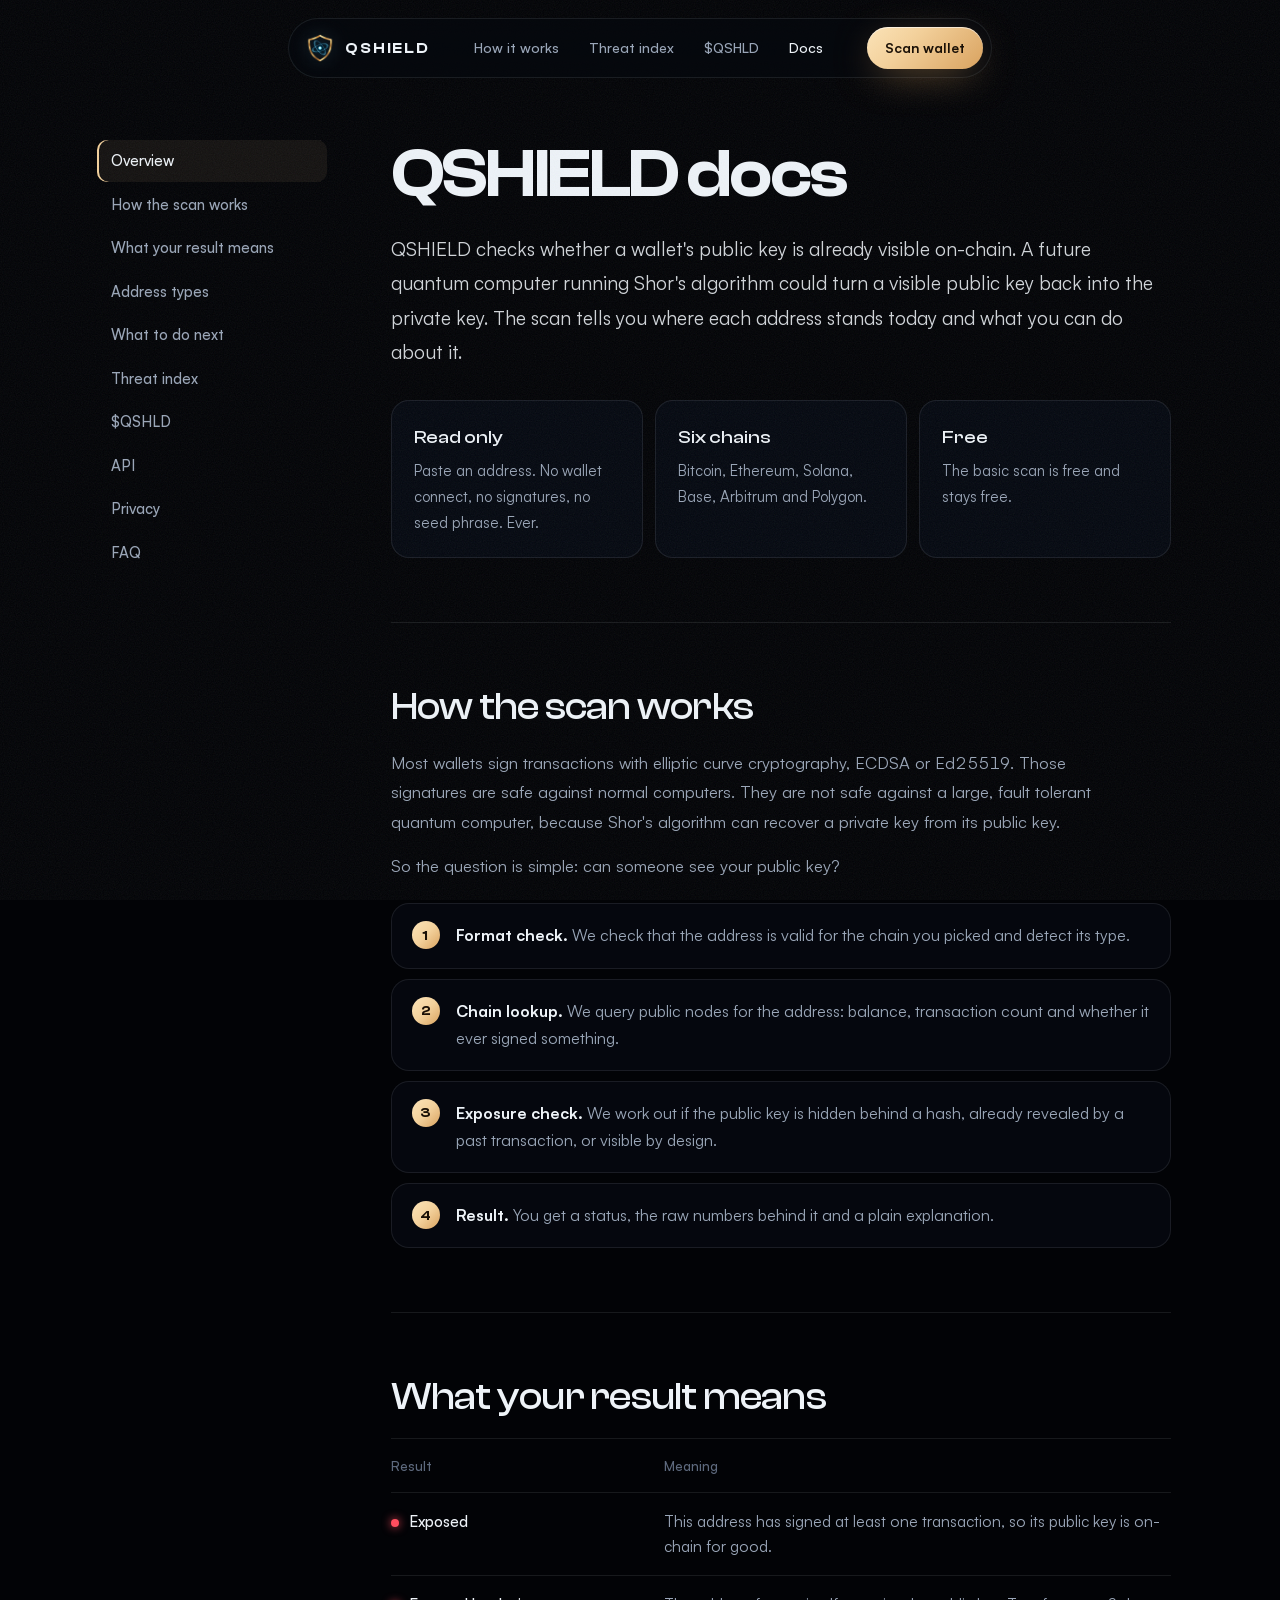
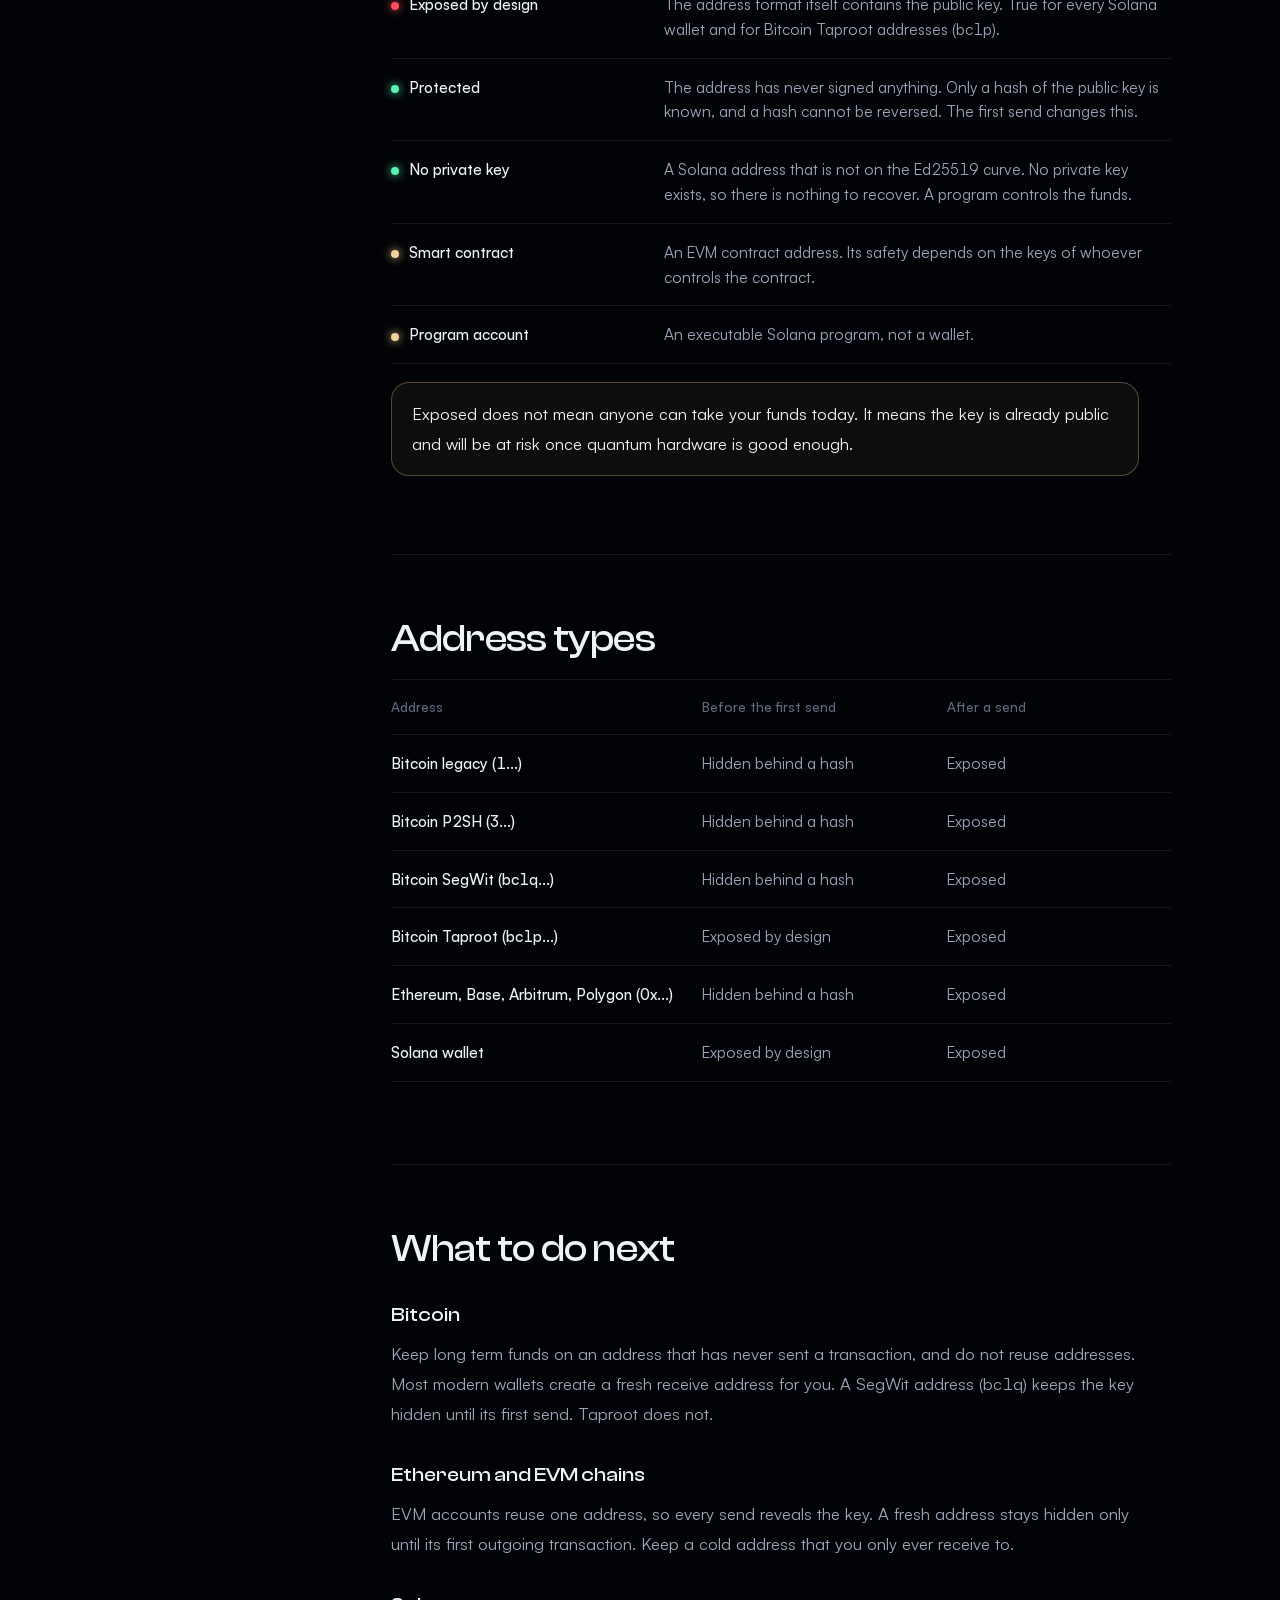
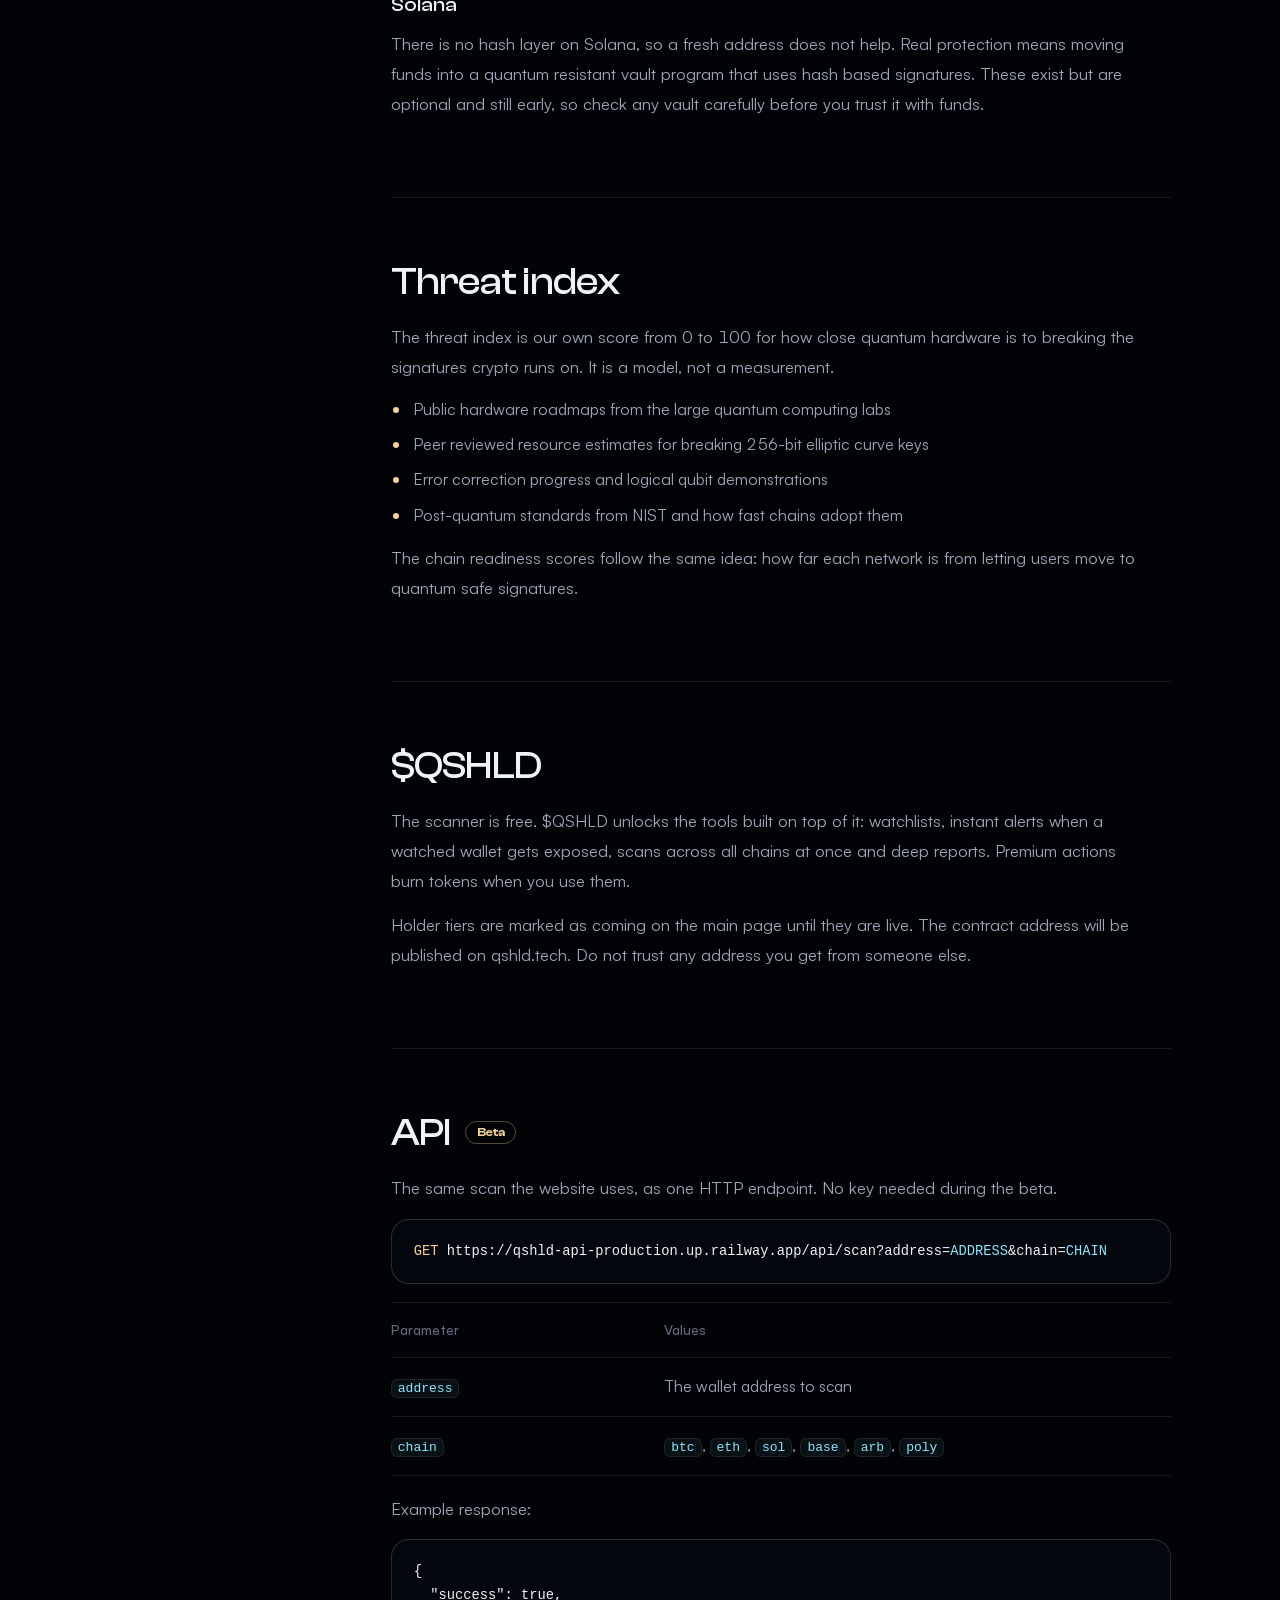
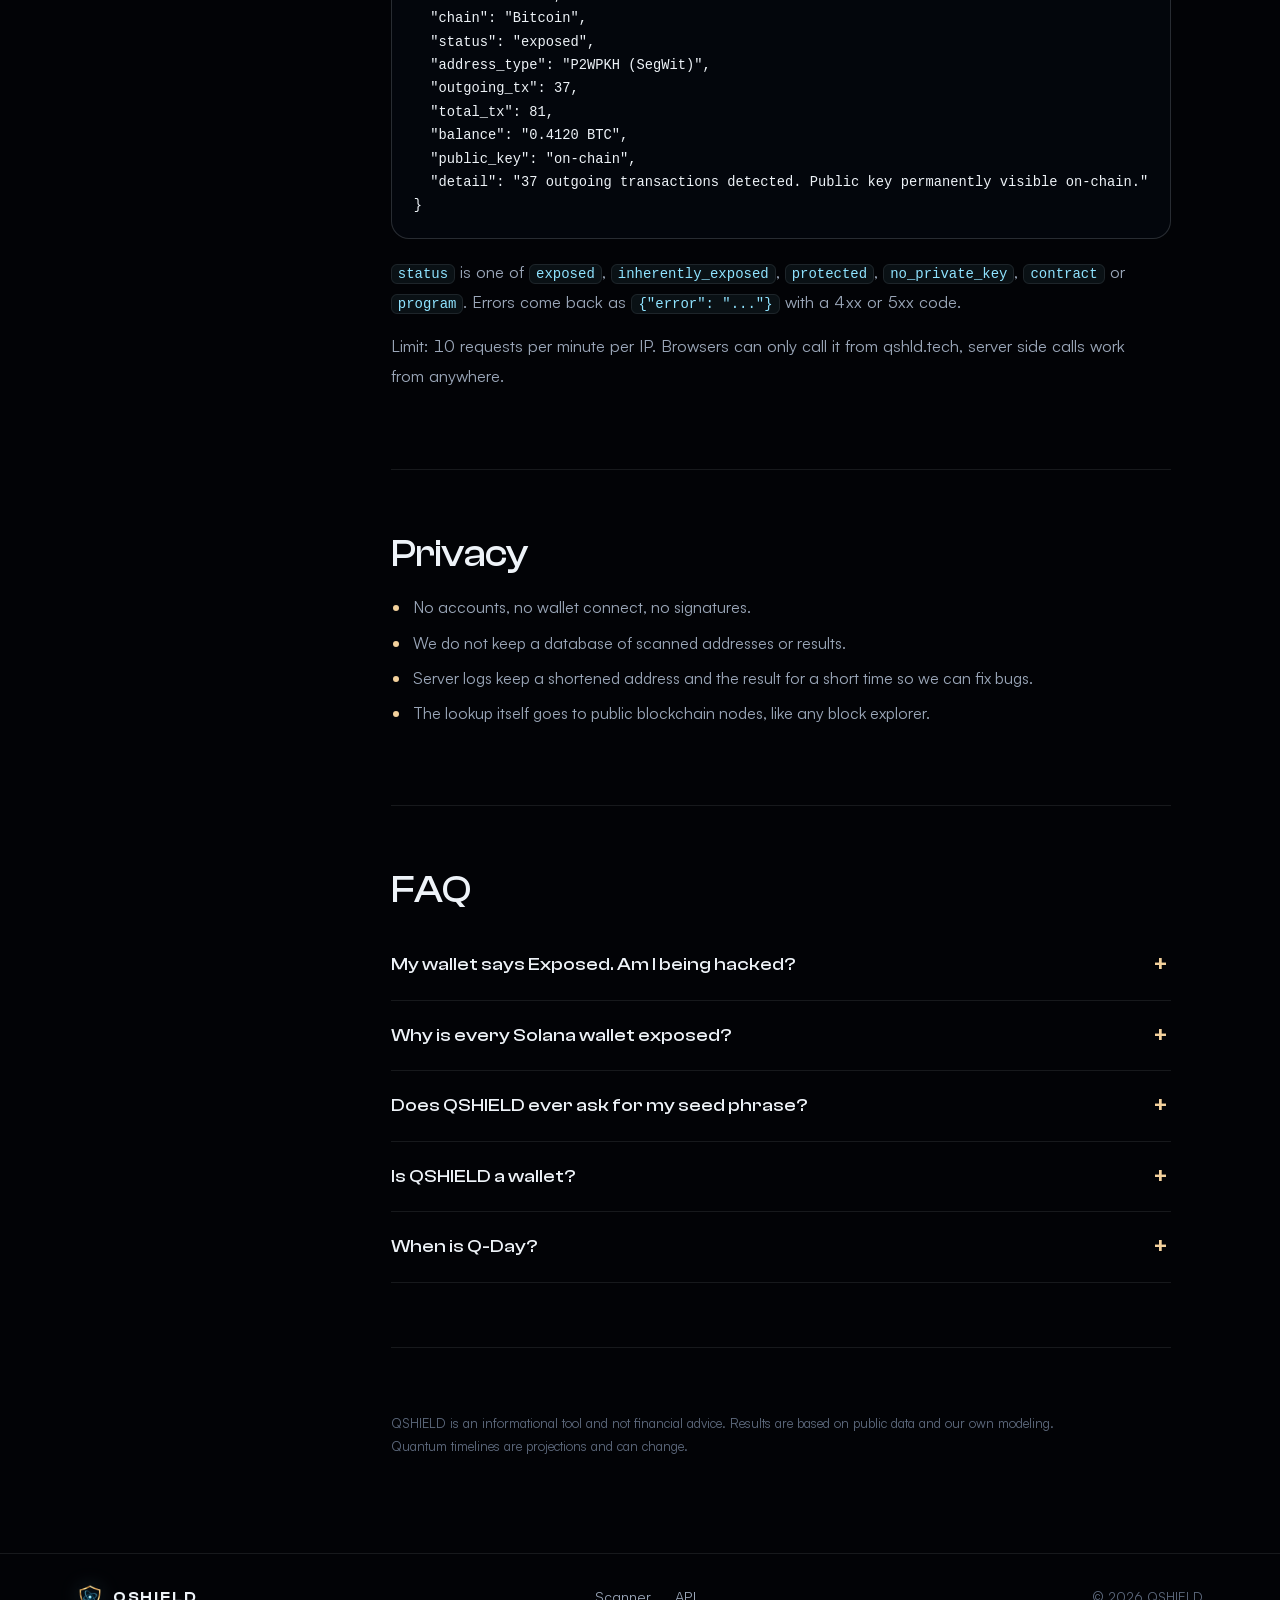
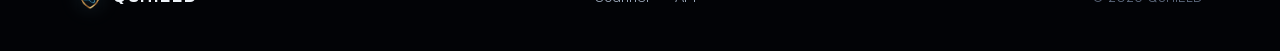
<file: docs.html>
<!DOCTYPE html>
<html lang="en">
<head>
<meta charset="UTF-8">
<meta name="viewport" content="width=device-width, initial-scale=1.0">
<title>Docs | QSHIELD</title>
<meta name="description" content="How the QSHIELD quantum exposure scanner works, what every result means, what to do next, the threat index method, $QSHLD and the public scan API.">
<meta name="robots" content="index, follow">
<link rel="canonical" href="https://qshld.tech/docs.html">
<meta property="og:type" content="article">
<meta property="og:url" content="https://qshld.tech/docs.html">
<meta property="og:title" content="QSHIELD Docs">
<meta property="og:description" content="How the quantum exposure scanner works and what every result means.">
<meta property="og:image" content="https://qshld.tech/og-qshld.jpg">
<meta property="og:image:secure_url" content="https://qshld.tech/og-qshld.jpg">
<meta property="og:image:type" content="image/jpeg">
<meta property="og:image:width" content="1200">
<meta property="og:image:height" content="630">
<meta property="og:image:alt" content="QSHIELD: Your private key has an expiry date. Scan any wallet at qshld.tech">
<meta property="og:site_name" content="QSHIELD">
<meta name="twitter:card" content="summary_large_image">
<meta name="twitter:title" content="QSHIELD Docs">
<meta name="twitter:description" content="How the quantum exposure scanner works and what every result means.">
<meta name="twitter:image" content="https://qshld.tech/og-qshld.jpg">
<meta name="theme-color" content="#020306">
<meta name="color-scheme" content="dark">
<link rel="icon" href="/favicon.ico" sizes="48x48">
<link rel="icon" href="/favicon-32x32.png" type="image/png" sizes="32x32">
<link rel="icon" href="/favicon-16x16.png" type="image/png" sizes="16x16">
<link rel="apple-touch-icon" href="/apple-touch-icon.png" sizes="180x180">
<link rel="manifest" href="/site.webmanifest">
<link rel="preload" href="assets/fonts/clash-600.woff2" as="font" type="font/woff2" crossorigin>
<link rel="stylesheet" href="assets/qs.css">
<link rel="stylesheet" href="assets/docs.css">
</head>
<body>
<div class="grain" aria-hidden="true"></div>
<header class="nav-wrap">
  <nav class="nav" aria-label="Main">
    <a href="/" class="brand"><img src="assets/logo-128.png" alt="" width="30" height="30"><span>QSHIELD</span></a>
    <ul class="nav-links">
      <li><a href="/#how">How it works</a></li>
      <li><a href="/#index">Threat index</a></li>
      <li><a href="/#token">$QSHLD</a></li>
      <li><a href="docs.html" class="on" aria-current="page">Docs</a></li>
    </ul>
    <a href="/" class="btn btn-gold">Scan wallet</a>
  </nav>
</header>

<div class="doc-wrap">
  <aside class="doc-side"><nav aria-label="Docs">
    <a href="#overview">Overview</a><a href="#how-it-works">How the scan works</a><a href="#results">What your result means</a><a href="#address-types">Address types</a><a href="#next-steps">What to do next</a><a href="#threat-index">Threat index</a><a href="#token">$QSHLD</a><a href="#api">API</a><a href="#privacy">Privacy</a><a href="#faq">FAQ</a>
  </nav></aside>

  <main class="doc">
    <section id="overview">
      <h1>QSHIELD docs</h1>
      <p class="lead">QSHIELD checks whether a wallet's public key is already visible on-chain. A future quantum computer running Shor's algorithm could turn a visible public key back into the private key. The scan tells you where each address stands today and what you can do about it.</p>
      <div class="cards">
        <div class="card"><b>Read only</b><span>Paste an address. No wallet connect, no signatures, no seed phrase. Ever.</span></div>
        <div class="card"><b>Six chains</b><span>Bitcoin, Ethereum, Solana, Base, Arbitrum and Polygon.</span></div>
        <div class="card"><b>Free</b><span>The basic scan is free and stays free.</span></div>
      </div>
    </section>

    <section id="how-it-works">
      <h2>How the scan works</h2>
      <p>Most wallets sign transactions with elliptic curve cryptography, ECDSA or Ed25519. Those signatures are safe against normal computers. They are not safe against a large, fault tolerant quantum computer, because Shor's algorithm can recover a private key from its public key.</p>
      <p>So the question is simple: can someone see your public key?</p>
      <ol class="steps">
        <li><b>Format check.</b> We check that the address is valid for the chain you picked and detect its type.</li>
        <li><b>Chain lookup.</b> We query public nodes for the address: balance, transaction count and whether it ever signed something.</li>
        <li><b>Exposure check.</b> We work out if the public key is hidden behind a hash, already revealed by a past transaction, or visible by design.</li>
        <li><b>Result.</b> You get a status, the raw numbers behind it and a plain explanation.</li>
      </ol>
    </section>

    <section id="results">
      <h2>What your result means</h2>
      <div class="table">
        <div class="tr th"><span>Result</span><span>Meaning</span></div>
        <div class="tr"><span><i class="dot red"></i>Exposed</span><span>This address has signed at least one transaction, so its public key is on-chain for good.</span></div>
        <div class="tr"><span><i class="dot red"></i>Exposed by design</span><span>The address format itself contains the public key. True for every Solana wallet and for Bitcoin Taproot addresses (bc1p).</span></div>
        <div class="tr"><span><i class="dot green"></i>Protected</span><span>The address has never signed anything. Only a hash of the public key is known, and a hash cannot be reversed. The first send changes this.</span></div>
        <div class="tr"><span><i class="dot green"></i>No private key</span><span>A Solana address that is not on the Ed25519 curve. No private key exists, so there is nothing to recover. A program controls the funds.</span></div>
        <div class="tr"><span><i class="dot cu"></i>Smart contract</span><span>An EVM contract address. Its safety depends on the keys of whoever controls the contract.</span></div>
        <div class="tr"><span><i class="dot cu"></i>Program account</span><span>An executable Solana program, not a wallet.</span></div>
      </div>
      <p class="note">Exposed does not mean anyone can take your funds today. It means the key is already public and will be at risk once quantum hardware is good enough.</p>
    </section>

    <section id="address-types">
      <h2>Address types</h2>
      <div class="table">
        <div class="tr th"><span>Address</span><span>Before the first send</span><span>After a send</span></div>
        <div class="tr"><span>Bitcoin legacy (1...)</span><span>Hidden behind a hash</span><span>Exposed</span></div>
        <div class="tr"><span>Bitcoin P2SH (3...)</span><span>Hidden behind a hash</span><span>Exposed</span></div>
        <div class="tr"><span>Bitcoin SegWit (bc1q...)</span><span>Hidden behind a hash</span><span>Exposed</span></div>
        <div class="tr"><span>Bitcoin Taproot (bc1p...)</span><span>Exposed by design</span><span>Exposed</span></div>
        <div class="tr"><span>Ethereum, Base, Arbitrum, Polygon (0x...)</span><span>Hidden behind a hash</span><span>Exposed</span></div>
        <div class="tr"><span>Solana wallet</span><span>Exposed by design</span><span>Exposed</span></div>
      </div>
    </section>

    <section id="next-steps">
      <h2>What to do next</h2>
      <h3>Bitcoin</h3>
      <p>Keep long term funds on an address that has never sent a transaction, and do not reuse addresses. Most modern wallets create a fresh receive address for you. A SegWit address (bc1q) keeps the key hidden until its first send. Taproot does not.</p>
      <h3>Ethereum and EVM chains</h3>
      <p>EVM accounts reuse one address, so every send reveals the key. A fresh address stays hidden only until its first outgoing transaction. Keep a cold address that you only ever receive to.</p>
      <h3>Solana</h3>
      <p>There is no hash layer on Solana, so a fresh address does not help. Real protection means moving funds into a quantum resistant vault program that uses hash based signatures. These exist but are optional and still early, so check any vault carefully before you trust it with funds.</p>
    </section>

    <section id="threat-index">
      <h2>Threat index</h2>
      <p>The threat index is our own score from 0 to 100 for how close quantum hardware is to breaking the signatures crypto runs on. It is a model, not a measurement.</p>
      <ul class="list">
        <li>Public hardware roadmaps from the large quantum computing labs</li>
        <li>Peer reviewed resource estimates for breaking 256-bit elliptic curve keys</li>
        <li>Error correction progress and logical qubit demonstrations</li>
        <li>Post-quantum standards from NIST and how fast chains adopt them</li>
      </ul>
      <p>The chain readiness scores follow the same idea: how far each network is from letting users move to quantum safe signatures.</p>
    </section>

    <section id="token">
      <h2>$QSHLD</h2>
      <p>The scanner is free. $QSHLD unlocks the tools built on top of it: watchlists, instant alerts when a watched wallet gets exposed, scans across all chains at once and deep reports. Premium actions burn tokens when you use them.</p>
      <p>Holder tiers are marked as coming on the main page until they are live. The contract address will be published on qshld.tech. Do not trust any address you get from someone else.</p>
    </section>

    <section id="api">
      <h2>API <span class="tag">Beta</span></h2>
      <p>The same scan the website uses, as one HTTP endpoint. No key needed during the beta.</p>
      <pre><code><span class="k">GET</span> https://qshld-api-production.up.railway.app/api/scan?address=<span class="v">ADDRESS</span>&amp;chain=<span class="v">CHAIN</span></code></pre>
      <div class="table">
        <div class="tr th"><span>Parameter</span><span>Values</span></div>
        <div class="tr"><span><code>address</code></span><span>The wallet address to scan</span></div>
        <div class="tr"><span><code>chain</code></span><span><code>btc</code>, <code>eth</code>, <code>sol</code>, <code>base</code>, <code>arb</code>, <code>poly</code></span></div>
      </div>
      <p>Example response:</p>
<pre><code>{
  "success": true,
  "chain": "Bitcoin",
  "status": "exposed",
  "address_type": "P2WPKH (SegWit)",
  "outgoing_tx": 37,
  "total_tx": 81,
  "balance": "0.4120 BTC",
  "public_key": "on-chain",
  "detail": "37 outgoing transactions detected. Public key permanently visible on-chain."
}</code></pre>
      <p><code>status</code> is one of <code>exposed</code>, <code>inherently_exposed</code>, <code>protected</code>, <code>no_private_key</code>, <code>contract</code> or <code>program</code>. Errors come back as <code>{"error": "..."}</code> with a 4xx or 5xx code.</p>
      <p>Limit: 10 requests per minute per IP. Browsers can only call it from qshld.tech, server side calls work from anywhere.</p>
    </section>

    <section id="privacy">
      <h2>Privacy</h2>
      <ul class="list">
        <li>No accounts, no wallet connect, no signatures.</li>
        <li>We do not keep a database of scanned addresses or results.</li>
        <li>Server logs keep a shortened address and the result for a short time so we can fix bugs.</li>
        <li>The lookup itself goes to public blockchain nodes, like any block explorer.</li>
      </ul>
    </section>

    <section id="faq">
      <h2>FAQ</h2>
      <details><summary>My wallet says Exposed. Am I being hacked?</summary><p>No. No quantum computer today can break these keys. Exposed means the key is already public, so it will be at risk once the hardware arrives. You have time to move, and you should not wait until the last moment.</p></details>
      <details><summary>Why is every Solana wallet exposed?</summary><p>On Solana the address is the public key. There is no hash in between, so the key is visible from the moment the address exists.</p></details>
      <details><summary>Does QSHIELD ever ask for my seed phrase?</summary><p>Never. Anyone who asks for it is trying to steal your funds, whatever name they use.</p></details>
      <details><summary>Is QSHIELD a wallet?</summary><p>No. QSHIELD scans and explains. It never holds or moves your funds.</p></details>
      <details><summary>When is Q-Day?</summary><p>Nobody knows. Public estimates range from 2029 to 2035. The countdown on our site uses the earliest one, because that is the date to plan for.</p></details>
    </section>

    <p class="legal-mini">QSHIELD is an informational tool and not financial advice. Results are based on public data and our own modeling. Quantum timelines are projections and can change.</p>
  </main>
</div>

<footer class="foot">
  <a href="/" class="brand"><img src="assets/logo-128.png" alt="" width="26" height="26"><span>QSHIELD</span></a>
  <nav class="foot-links" aria-label="Footer"><a href="/">Scanner</a><a href="docs.html#api">API</a></nav>
  <span class="foot-c">&copy; 2026 QSHIELD</span>
</footer>
<script src="assets/docs.js"></script>
</body>
</html>
</file>
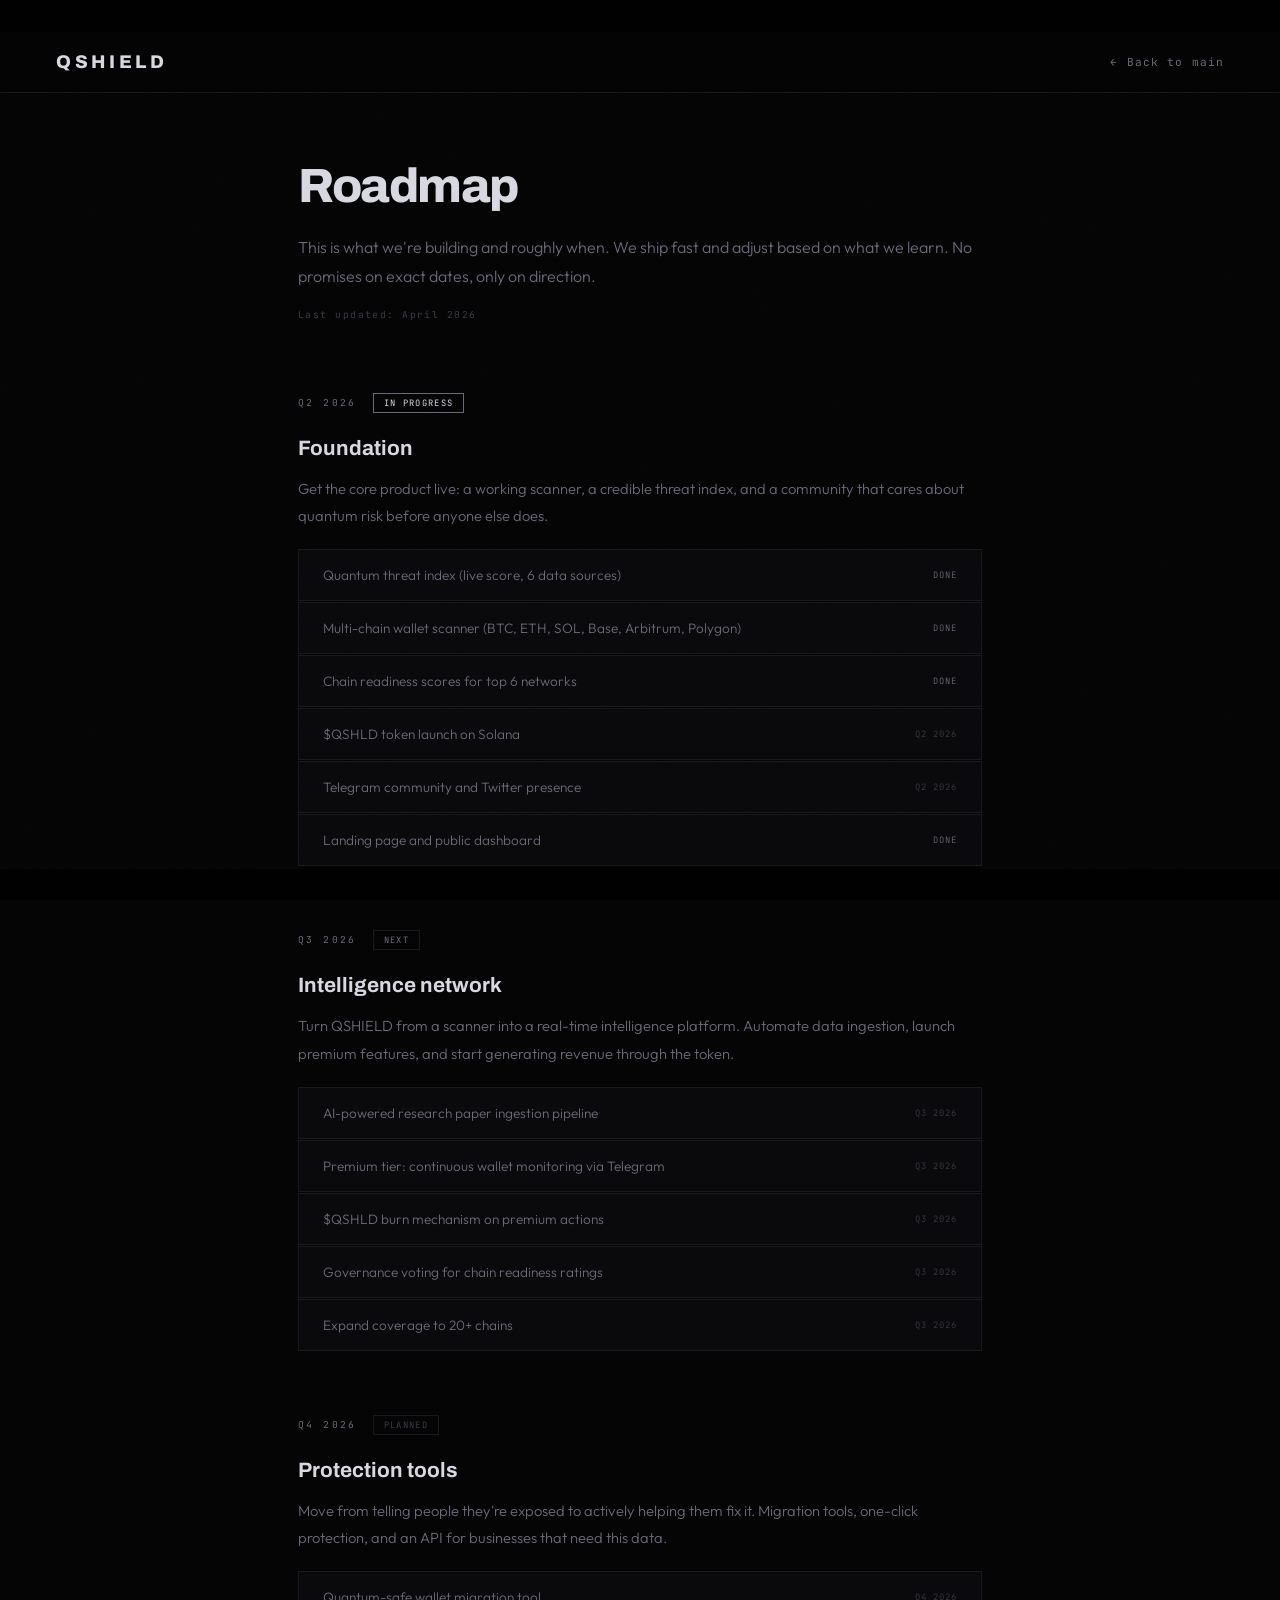
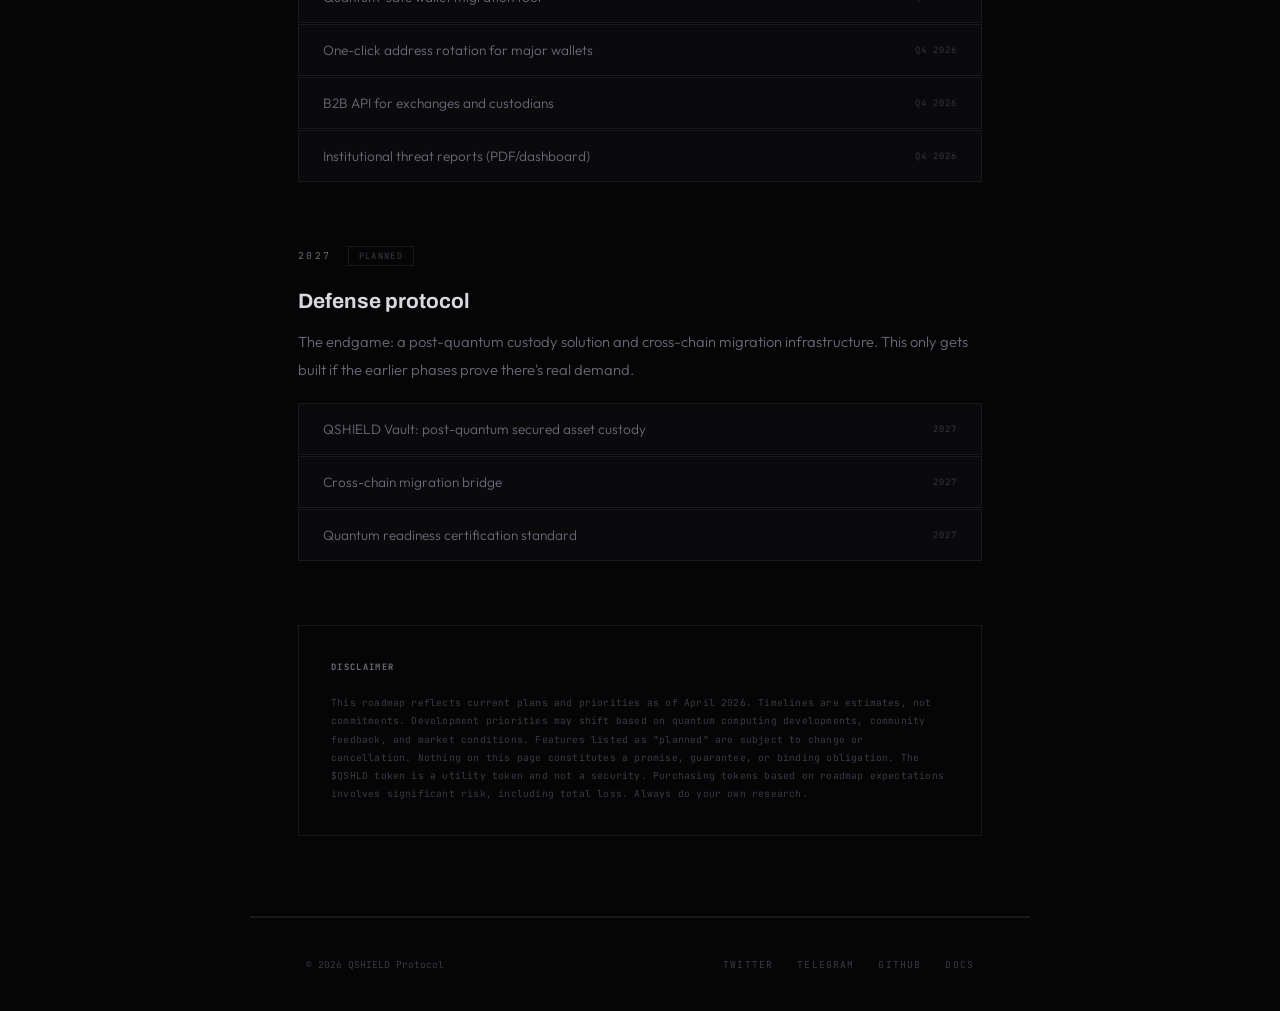
<file: roadmap.html>
<!DOCTYPE html>
<html lang="en">
<head>
<meta charset="UTF-8">
<meta name="viewport" content="width=device-width, initial-scale=1.0">
<title>QSHIELD // Roadmap</title>
<link rel="preconnect" href="https://fonts.googleapis.com">
<link href="https://fonts.googleapis.com/css2?family=JetBrains+Mono:wght@300;400;500&family=Archivo:wght@400;500;600;700;800;900&family=Outfit:wght@200;300;400;500;600&display=swap" rel="stylesheet">
<style>
*, *::before, *::after { margin: 0; padding: 0; box-sizing: border-box; }
:root {
  --bg: #050506; --bg-el: #0a0a0c; --bg-sf: #0e0e11;
  --border: #18181e; --border-h: #25252e;
  --text: #d8d8e0; --text-s: #6a6a7a; --text-m: #3a3a48;
  --font-d: 'Archivo', sans-serif;
  --font-b: 'Outfit', sans-serif;
  --font-m: 'JetBrains Mono', monospace;
}
html { scroll-behavior: smooth; }
body { background: var(--bg); color: var(--text); font-family: var(--font-b); -webkit-font-smoothing: antialiased; }

.grain {
  position: fixed; inset: 0; z-index: 9999; pointer-events: none; opacity: 0.4;
  background-image: url("data:image/svg+xml,%3Csvg viewBox='0 0 512 512' xmlns='http://www.w3.org/2000/svg'%3E%3Cfilter id='n'%3E%3CfeTurbulence type='fractalNoise' baseFrequency='0.85' numOctaves='4' stitchTiles='stitch'/%3E%3C/filter%3E%3Crect width='100%25' height='100%25' filter='url(%23n)' opacity='0.018'/%3E%3C/svg%3E");
}
.lb-top, .lb-bot { position: fixed; left: 0; right: 0; z-index: 9998; pointer-events: none; background: #000; }
.lb-top { top: 0; height: 3.5vh; }
.lb-bot { bottom: 0; height: 3.5vh; }

nav {
  position: fixed; top: 3.5vh; left: 0; right: 0; z-index: 1000;
  padding: 20px 56px; display: flex; justify-content: space-between; align-items: center;
  backdrop-filter: blur(40px) saturate(1.1); background: rgba(5,5,6,0.65);
  border-bottom: 1px solid var(--border);
}
.nav-logo { font-family: var(--font-d); font-weight: 800; font-size: 1.15rem; letter-spacing: 0.2em; color: var(--text); text-decoration: none; }
.nav-back {
  font-family: var(--font-m); font-size: 0.7rem; color: var(--text-s);
  text-decoration: none; letter-spacing: 0.1em; transition: color 0.3s;
}
.nav-back:hover { color: var(--text); }

.wrap { max-width: 780px; margin: 0 auto; padding: 160px 48px 80px; }
.line { max-width: 780px; margin: 0 auto; height: 1px; background: var(--border); }

h1 {
  font-family: var(--font-d); font-weight: 800;
  font-size: clamp(2rem, 4vw, 3rem); letter-spacing: -0.03em;
  margin-bottom: 20px; line-height: 1.1;
}
.intro {
  color: var(--text-s); font-size: 1rem; font-weight: 300;
  line-height: 1.85; margin-bottom: 16px;
}
.updated {
  font-family: var(--font-m); font-size: 0.6rem; color: var(--text-m);
  letter-spacing: 0.15em; margin-bottom: 72px;
}

/* Phase blocks */
.phase { margin-bottom: 64px; }
.phase-header {
  display: flex; align-items: baseline; gap: 16px;
  margin-bottom: 24px; flex-wrap: wrap;
}
.phase-tag {
  font-family: var(--font-m); font-size: 0.6rem; color: var(--text-s);
  letter-spacing: 0.25em; text-transform: uppercase;
}
.phase-status {
  font-family: var(--font-m); font-size: 0.55rem; letter-spacing: 0.15em;
  text-transform: uppercase; padding: 3px 10px; border: 1px solid var(--border);
}
.status-active { color: var(--text); border-color: var(--text-s); }
.status-next { color: var(--text-s); }
.status-planned { color: var(--text-m); }

.phase h2 {
  font-family: var(--font-d); font-weight: 700; font-size: 1.3rem;
  margin-bottom: 16px;
}
.phase p {
  color: var(--text-s); font-weight: 300; line-height: 1.85;
  font-size: 0.92rem; margin-bottom: 12px;
}

.deliverables {
  margin-top: 20px; display: flex; flex-direction: column; gap: 1px;
}
.deliverable {
  background: var(--bg-el); border: 1px solid var(--border);
  padding: 16px 24px; display: flex; justify-content: space-between;
  align-items: center; font-size: 0.85rem; color: var(--text-s);
  font-weight: 300;
}
.deliverable .d-status {
  font-family: var(--font-m); font-size: 0.55rem; color: var(--text-m);
  letter-spacing: 0.12em; text-transform: uppercase;
}
.d-done { color: var(--text-s) !important; }

/* Disclaimer */
.disclaimer {
  border: 1px solid var(--border); padding: 32px;
  font-family: var(--font-m); font-size: 0.6rem;
  color: var(--text-m); line-height: 1.9; letter-spacing: 0.02em;
  margin-top: 48px;
}
.disclaimer strong {
  color: var(--text-s); letter-spacing: 0.15em;
  text-transform: uppercase; font-size: 0.55rem;
}

footer {
  border-top: 1px solid var(--border); padding: 40px 56px;
  display: flex; justify-content: space-between; align-items: center;
  max-width: 780px; margin: 0 auto; flex-wrap: wrap; gap: 16px;
}
.foot-l { font-family: var(--font-m); font-size: 0.6rem; color: var(--text-m); }
.foot-r { display: flex; gap: 24px; }
.foot-r a {
  font-family: var(--font-m); font-size: 0.6rem; color: var(--text-m);
  text-decoration: none; letter-spacing: 0.12em; text-transform: uppercase;
  transition: color 0.3s;
}
.foot-r a:hover { color: var(--text-s); }

@media (max-width: 768px) {
  nav { padding: 14px 24px; }
  .wrap { padding: 120px 24px 60px; }
  footer { flex-direction: column; text-align: center; padding: 30px 24px; }
}
</style>
</head>
<body>

<div class="grain"></div>
<div class="lb-top"></div>
<div class="lb-bot"></div>

<nav>
  <a href="index.html" class="nav-logo">QSHIELD</a>
  <a href="index.html" class="nav-back">← Back to main</a>
</nav>

<div class="wrap">
  <h1>Roadmap</h1>
  <p class="intro">This is what we're building and roughly when. We ship fast and adjust based on what we learn. No promises on exact dates, only on direction.</p>
  <div class="updated">Last updated: April 2026</div>

  <!-- PHASE 1 -->
  <div class="phase">
    <div class="phase-header">
      <span class="phase-tag">Q2 2026</span>
      <span class="phase-status status-active">In progress</span>
    </div>
    <h2>Foundation</h2>
    <p>Get the core product live: a working scanner, a credible threat index, and a community that cares about quantum risk before anyone else does.</p>
    <div class="deliverables">
      <div class="deliverable">Quantum threat index (live score, 6 data sources)<div class="d-status d-done">Done</div></div>
      <div class="deliverable">Multi-chain wallet scanner (BTC, ETH, SOL, Base, Arbitrum, Polygon)<div class="d-status d-done">Done</div></div>
      <div class="deliverable">Chain readiness scores for top 6 networks<div class="d-status d-done">Done</div></div>
      <div class="deliverable">$QSHLD token launch on Solana<div class="d-status">Q2 2026</div></div>
      <div class="deliverable">Telegram community and Twitter presence<div class="d-status">Q2 2026</div></div>
      <div class="deliverable">Landing page and public dashboard<div class="d-status d-done">Done</div></div>
    </div>
  </div>

  <!-- PHASE 2 -->
  <div class="phase">
    <div class="phase-header">
      <span class="phase-tag">Q3 2026</span>
      <span class="phase-status status-next">Next</span>
    </div>
    <h2>Intelligence network</h2>
    <p>Turn QSHIELD from a scanner into a real-time intelligence platform. Automate data ingestion, launch premium features, and start generating revenue through the token.</p>
    <div class="deliverables">
      <div class="deliverable">AI-powered research paper ingestion pipeline<div class="d-status">Q3 2026</div></div>
      <div class="deliverable">Premium tier: continuous wallet monitoring via Telegram<div class="d-status">Q3 2026</div></div>
      <div class="deliverable">$QSHLD burn mechanism on premium actions<div class="d-status">Q3 2026</div></div>
      <div class="deliverable">Governance voting for chain readiness ratings<div class="d-status">Q3 2026</div></div>
      <div class="deliverable">Expand coverage to 20+ chains<div class="d-status">Q3 2026</div></div>
    </div>
  </div>

  <!-- PHASE 3 -->
  <div class="phase">
    <div class="phase-header">
      <span class="phase-tag">Q4 2026</span>
      <span class="phase-status status-planned">Planned</span>
    </div>
    <h2>Protection tools</h2>
    <p>Move from telling people they're exposed to actively helping them fix it. Migration tools, one-click protection, and an API for businesses that need this data.</p>
    <div class="deliverables">
      <div class="deliverable">Quantum-safe wallet migration tool<div class="d-status">Q4 2026</div></div>
      <div class="deliverable">One-click address rotation for major wallets<div class="d-status">Q4 2026</div></div>
      <div class="deliverable">B2B API for exchanges and custodians<div class="d-status">Q4 2026</div></div>
      <div class="deliverable">Institutional threat reports (PDF/dashboard)<div class="d-status">Q4 2026</div></div>
    </div>
  </div>

  <!-- PHASE 4 -->
  <div class="phase">
    <div class="phase-header">
      <span class="phase-tag">2027</span>
      <span class="phase-status status-planned">Planned</span>
    </div>
    <h2>Defense protocol</h2>
    <p>The endgame: a post-quantum custody solution and cross-chain migration infrastructure. This only gets built if the earlier phases prove there's real demand.</p>
    <div class="deliverables">
      <div class="deliverable">QSHIELD Vault: post-quantum secured asset custody<div class="d-status">2027</div></div>
      <div class="deliverable">Cross-chain migration bridge<div class="d-status">2027</div></div>
      <div class="deliverable">Quantum readiness certification standard<div class="d-status">2027</div></div>
    </div>
  </div>

  <div class="disclaimer">
    <strong>Disclaimer</strong><br><br>
    This roadmap reflects current plans and priorities as of April 2026. Timelines are estimates, not commitments. Development priorities may shift based on quantum computing developments, community feedback, and market conditions. Features listed as "planned" are subject to change or cancellation. Nothing on this page constitutes a promise, guarantee, or binding obligation. The $QSHLD token is a utility token and not a security. Purchasing tokens based on roadmap expectations involves significant risk, including total loss. Always do your own research.
  </div>
</div>

<div class="line"></div>

<footer>
  <div class="foot-l">&copy; 2026 QSHIELD Protocol</div>
  <div class="foot-r"><a href="#">Twitter</a><a href="#">Telegram</a><a href="#">GitHub</a><a href="#">Docs</a></div>
</footer>

</body>
</html>
</file>
<file: assets/qs.css>
@font-face{font-family:'Clash';src:url(fonts/clash-500.woff2) format('woff2');font-weight:500;font-display:swap}
@font-face{font-family:'Clash';src:url(fonts/clash-600.woff2) format('woff2');font-weight:600;font-display:swap}
@font-face{font-family:'Satoshi';src:url(fonts/satoshi-400.woff2) format('woff2');font-weight:400;font-display:swap}
@font-face{font-family:'Satoshi';src:url(fonts/satoshi-500.woff2) format('woff2');font-weight:500;font-display:swap}
@font-face{font-family:'Satoshi';src:url(fonts/satoshi-700.woff2) format('woff2');font-weight:700;font-display:swap}
*,*::before,*::after{margin:0;padding:0;box-sizing:border-box}
[hidden]{display:none!important}
:root{
  --void:#020306;--ink:#070B14;--panel:rgba(9,14,26,.62);
  --line:rgba(230,238,247,.09);--line-2:rgba(230,238,247,.16);
  --frost:#EEF3F8;--mist:#9AA6B8;--dim:#5E6A7E;
  --ice:#8FE3FF;--copper:#D9A25F;--gold:#F3D19C;--copper-lo:#8A5A2B;
  --alarm:#FF4D5E;--safe:#5CF2B5;
  --d:'Clash',system-ui,sans-serif;--f:'Satoshi',system-ui,sans-serif;
  --ease:cubic-bezier(.19,1,.22,1);--r:22px;
}
html{-webkit-text-size-adjust:100%}
html.lenis,html.lenis body{height:auto}
.lenis.lenis-smooth{scroll-behavior:auto!important}
body{background:var(--void);color:var(--frost);font-family:var(--f);font-weight:400;line-height:1.6;overflow-x:hidden;-webkit-font-smoothing:antialiased;font-feature-settings:"ss01","tnum"}
img,video{display:block;max-width:100%}
a{color:inherit}button{font:inherit;color:inherit;cursor:pointer;border:0;background:none}
:focus-visible{outline:2px solid var(--ice);outline-offset:3px;border-radius:8px}
::selection{background:var(--gold);color:var(--void)}
.sr{position:absolute;width:1px;height:1px;overflow:hidden;clip:rect(0 0 0 0)}
.grain{position:fixed;inset:0;z-index:90;pointer-events:none;opacity:.07;background-image:url("data:image/svg+xml,%3Csvg xmlns='http://www.w3.org/2000/svg' width='220' height='220'%3E%3Cfilter id='n'%3E%3CfeTurbulence type='fractalNoise' baseFrequency='.85' numOctaves='3' stitchTiles='stitch'/%3E%3C/filter%3E%3Crect width='100%25' height='100%25' filter='url(%23n)'/%3E%3C/svg%3E")}
.progress{position:fixed;top:0;left:0;right:0;height:2px;z-index:120;pointer-events:none}
.progress i{display:block;height:100%;transform-origin:0 50%;transform:scaleX(0);background:linear-gradient(90deg,var(--copper),var(--gold),var(--ice))}

/* intro */
.intro{position:fixed;inset:0;z-index:200;background:var(--void);display:grid;place-items:center;transition:clip-path 1.1s var(--ease);clip-path:inset(0 0 0 0)}
.intro.out{clip-path:inset(0 0 100% 0)}
.intro-in{display:flex;flex-direction:column;align-items:center;gap:26px}
.intro img{width:74px;height:74px;opacity:0;transform:scale(.9);animation:introLogo .9s .1s var(--ease) forwards;filter:drop-shadow(0 0 24px rgba(143,227,255,.35))}
.intro-line{width:180px;height:1px;background:var(--line);overflow:hidden}
.intro-line i{display:block;height:100%;width:100%;transform:scaleX(0);transform-origin:0 50%;background:linear-gradient(90deg,var(--copper),var(--gold));animation:introBar 1s .25s var(--ease) forwards}
@keyframes introLogo{to{opacity:1;transform:none}}
@keyframes introBar{to{transform:none}}

/* media */
.media{position:absolute;inset:0;overflow:hidden;background:var(--ink)}
.media img,.media video{position:absolute;inset:0;width:100%;height:100%;object-fit:cover}
.media video{opacity:0;transition:opacity 1.2s var(--ease)}
.media video.ready{opacity:1}

/* nav */
.nav-wrap{position:fixed;top:18px;left:0;right:0;z-index:100;display:flex;justify-content:center;padding:0 16px;pointer-events:none;transition:transform .6s var(--ease)}
.nav-wrap.hide{transform:translateY(-120%)}
.nav{pointer-events:auto;display:flex;align-items:center;gap:30px;padding:8px 8px 8px 16px;border-radius:999px;background:rgba(5,8,15,.5);border:1px solid var(--line);backdrop-filter:blur(22px) saturate(1.5);-webkit-backdrop-filter:blur(22px) saturate(1.5)}
.brand{display:flex;align-items:center;gap:10px;text-decoration:none;font-family:var(--d);font-weight:600;letter-spacing:.12em;font-size:.95rem}
.brand img{filter:drop-shadow(0 0 10px rgba(143,227,255,.3))}
.nav-links{display:flex;gap:2px;list-style:none}
.nav-links a{display:block;padding:8px 14px;border-radius:999px;text-decoration:none;font-size:.88rem;font-weight:500;color:var(--mist);transition:color .3s}
.nav-links a:hover,.nav-links a.on{color:var(--frost)}
.btn{position:relative;display:inline-flex;align-items:center;justify-content:center;gap:10px;padding:13px 24px;border-radius:999px;font-weight:700;font-size:.92rem;text-decoration:none;overflow:hidden;transition:transform .5s var(--ease),box-shadow .5s var(--ease)}
.btn::after{content:"";position:absolute;inset:0;background:linear-gradient(105deg,transparent 35%,rgba(255,255,255,.55) 50%,transparent 65%);transform:translateX(-120%);transition:transform .9s var(--ease)}
.btn:hover::after{transform:translateX(120%)}
.btn-gold{color:#1A1006;background:linear-gradient(135deg,#FBE3B8,var(--gold) 35%,var(--copper) 100%);box-shadow:0 10px 40px -10px rgba(217,162,95,.6),inset 0 1px 0 rgba(255,255,255,.6)}
.btn-gold:hover{box-shadow:0 14px 60px -8px rgba(217,162,95,.75),inset 0 1px 0 rgba(255,255,255,.6)}
.btn-ghost{color:var(--frost);border:1px solid var(--line-2);background:rgba(255,255,255,.03);backdrop-filter:blur(10px)}
.btn-ghost:hover{border-color:rgba(243,209,156,.5)}
.nav .btn{padding:10px 18px;font-size:.86rem}

/* type */
.eyebrow{display:inline-flex;align-items:center;gap:10px;font-size:.86rem;font-weight:500;color:var(--gold)}
.eyebrow i{width:7px;height:7px;border-radius:50%;background:var(--ice);box-shadow:0 0 0 0 rgba(143,227,255,.6);animation:pulse 2.2s infinite}
@keyframes pulse{70%{box-shadow:0 0 0 10px rgba(143,227,255,0)}100%{box-shadow:0 0 0 0 rgba(143,227,255,0)}}
.h-xl{font-family:var(--d);font-weight:600;font-size:clamp(3rem,8.2vw,8.6rem);line-height:.92;letter-spacing:-.035em}
.h-lg{font-family:var(--d);font-weight:600;font-size:clamp(2.3rem,5.2vw,5rem);line-height:.98;letter-spacing:-.03em}
.h-md{font-family:var(--d);font-weight:500;font-size:clamp(1.7rem,3vw,2.8rem);line-height:1.04;letter-spacing:-.02em}
.gold-text{background:linear-gradient(100deg,#FBE3B8 0%,var(--gold) 30%,#fff 48%,var(--gold) 56%,var(--copper) 100%);background-size:220% 100%;-webkit-background-clip:text;background-clip:text;color:transparent;animation:sheen 7s linear infinite}
@keyframes sheen{from{background-position:120% 0}to{background-position:-120% 0}}
.lede{font-size:clamp(1.02rem,1.3vw,1.2rem);color:var(--mist);line-height:1.7;max-width:52ch}
.split .w{display:inline-block;overflow:hidden;vertical-align:top;padding-bottom:.08em;margin-bottom:-.08em}
.split .w>span{display:inline-block;transform:translateY(105%);transition:transform 1.3s var(--ease);transition-delay:calc(var(--i)*55ms + var(--base,0ms))}
.split.in .w>span{transform:none}
.rv{opacity:0;transform:translateY(40px);transition:opacity 1.2s var(--ease),transform 1.2s var(--ease);transition-delay:var(--d,0s)}
.rv.in{opacity:1;transform:none}

/* hero */
.hero{position:relative;min-height:100svh;display:flex;align-items:flex-end;padding:140px 6vw 9vh;overflow:hidden}
.hero .media{z-index:0}
.hero .media img,.hero .media video{transform:scale(1.12) translate3d(var(--px,0),var(--py,0),0);transition:opacity 1.2s var(--ease),transform 1.6s var(--ease);object-position:62% 50%}
.hero-veil{position:absolute;inset:0;z-index:1;background:linear-gradient(90deg,rgba(2,3,6,.94) 0%,rgba(2,3,6,.72) 34%,rgba(2,3,6,.12) 70%,rgba(2,3,6,.3) 100%),linear-gradient(180deg,rgba(2,3,6,.45) 0%,transparent 30%,transparent 62%,var(--void) 100%)}
.hero-tint{position:absolute;inset:0;z-index:1;opacity:0;transition:opacity 1.2s var(--ease);mix-blend-mode:color;pointer-events:none}
.hero.t-exposed .hero-tint{opacity:.55;background:radial-gradient(ellipse at 70% 45%,#ff2a3d,transparent 70%)}
.hero.t-protected .hero-tint{opacity:.45;background:radial-gradient(ellipse at 70% 45%,#2affb0,transparent 70%)}
.hero.t-scanning .hero-tint{opacity:.5;background:radial-gradient(ellipse at 70% 45%,#7b5cff,transparent 70%)}
.hero-in{position:relative;z-index:2;width:100%;max-width:880px}
.hero .eyebrow{margin-bottom:28px}
.hero .h-xl{margin-bottom:30px}
.hero .lede{margin-bottom:38px}

/* scanner */
.scanner{max-width:700px}
.chains{display:flex;flex-wrap:wrap;gap:6px;margin-bottom:12px}
.chip{padding:8px 16px;border-radius:999px;border:1px solid var(--line-2);background:rgba(5,8,15,.45);backdrop-filter:blur(10px);font-size:.84rem;font-weight:500;color:var(--mist);transition:all .4s var(--ease)}
.chip:hover{color:var(--frost)}
.chip.on{color:#1A1006;background:var(--gold);border-color:var(--gold)}
.scan-row{position:relative;display:flex;gap:6px;padding:6px;border-radius:20px;background:rgba(5,8,15,.6);border:1px solid var(--line-2);backdrop-filter:blur(24px) saturate(1.4);-webkit-backdrop-filter:blur(24px) saturate(1.4);box-shadow:0 30px 80px -30px rgba(0,0,0,.8);transition:border-color .4s,box-shadow .4s}
.scan-row:focus-within{border-color:rgba(243,209,156,.45);box-shadow:0 0 0 5px rgba(243,209,156,.06),0 30px 80px -30px rgba(0,0,0,.8)}
.scan-row::before{content:"";position:absolute;inset:-1px;border-radius:21px;padding:1px;background:conic-gradient(from var(--a,0deg),transparent 0 65%,var(--gold) 80%,var(--ice) 90%,transparent 100%);-webkit-mask:linear-gradient(#000 0 0) content-box,linear-gradient(#000 0 0);-webkit-mask-composite:xor;mask-composite:exclude;opacity:0;transition:opacity .4s;pointer-events:none}
.scanning .scan-row::before{opacity:1;animation:spin 1.3s linear infinite}
@property --a{syntax:'<angle>';inherits:false;initial-value:0deg}
@keyframes spin{to{--a:360deg}}
.scan-input{flex:1;min-width:0;background:transparent;border:0;outline:0;padding:15px 16px;font-family:var(--f);font-size:1rem;font-weight:500;color:var(--frost);letter-spacing:.01em}
.scan-input::placeholder{color:var(--dim);font-weight:400}
.scan-row .btn{border-radius:14px;padding:0 28px}
.scan-note{margin-top:12px;font-size:.84rem;color:var(--dim)}
.scan-err{margin-top:12px;font-size:.9rem;color:var(--alarm)}
.report-wrap{margin-top:22px;max-width:760px}
.report{position:relative;border-radius:var(--r);background:rgba(5,8,15,.72);border:1px solid var(--line-2);padding:28px;overflow:hidden;backdrop-filter:blur(26px);-webkit-backdrop-filter:blur(26px);animation:pop .8s var(--ease)}
@keyframes pop{from{opacity:0;transform:translateY(16px)}}
.report.exposed{border-color:rgba(255,77,94,.45)}
.report.protected{border-color:rgba(92,242,181,.4)}
.term{font-size:.92rem;color:var(--mist);display:grid;gap:7px}
.term div{opacity:0;animation:pop .5s var(--ease) forwards}
.term .ok{color:var(--frost)}
.term .ok::after{content:"  done";color:var(--safe)}
.term .cur::after{content:"_";animation:blink 1s steps(1) infinite;color:var(--gold)}
@keyframes blink{50%{opacity:0}}
.r-head{display:flex;align-items:baseline;justify-content:space-between;gap:16px;flex-wrap:wrap;margin-bottom:20px}
.r-status{font-family:var(--d);font-weight:600;font-size:clamp(2.2rem,5vw,3.4rem);letter-spacing:-.03em;line-height:1}
.exposed .r-status{color:var(--alarm)}.protected .r-status{color:var(--safe)}.neutral .r-status{color:var(--gold)}
.r-chain{font-size:.88rem;color:var(--mist)}
.r-stats{display:grid;grid-template-columns:repeat(auto-fit,minmax(150px,1fr));border-top:1px solid var(--line);margin-bottom:20px}
.r-stats div{padding:12px 0;border-bottom:1px solid var(--line)}
.r-stats small{display:block;font-size:.78rem;color:var(--dim)}
.r-stats b{font-weight:500;font-size:1rem;word-break:break-word}
.r-detail{font-size:1rem;line-height:1.7;margin-bottom:10px}
.r-todo{color:var(--mist);font-size:.95rem;line-height:1.7;margin-bottom:22px}
.r-actions{display:flex;gap:8px;flex-wrap:wrap}
.r-actions .btn{padding:11px 20px;font-size:.88rem}

/* ticker */
.ticker{position:relative;z-index:2;overflow:hidden;padding:22px 0;border-block:1px solid var(--line);-webkit-mask:linear-gradient(90deg,transparent,#000 12%,#000 88%,transparent);mask:linear-gradient(90deg,transparent,#000 12%,#000 88%,transparent)}
.tk{display:flex;width:max-content;animation:tk 60s linear infinite}
.tk span{font-family:var(--d);font-weight:500;font-size:1.25rem;color:var(--dim);padding:0 34px;white-space:nowrap;position:relative}
.tk span::after{content:"";position:absolute;right:-3px;top:50%;width:5px;height:5px;margin-top:-2px;border-radius:50%;background:var(--copper)}
@keyframes tk{to{transform:translateX(-50%)}}

/* story */
.story{position:relative;height:520vh}
.story-pin{position:sticky;top:0;height:100vh;height:100svh;overflow:hidden}
.layer{position:absolute;inset:0;will-change:clip-path}
.layer .media img,.layer .media video{transform:scale(var(--s,1.15));will-change:transform}
.layer::after{content:"";position:absolute;inset:0;background:linear-gradient(90deg,rgba(2,3,6,.88) 0%,rgba(2,3,6,.55) 38%,rgba(2,3,6,.05) 72%),linear-gradient(0deg,rgba(2,3,6,.7),transparent 40%)}
.story-copy{position:absolute;z-index:5;left:6vw;bottom:12vh;width:min(560px,88vw);height:0}
.story-title{position:absolute;z-index:5;left:6vw;top:120px;font-family:var(--d);font-weight:500;font-size:1rem;color:var(--gold);letter-spacing:.02em}
.chapter{position:absolute;left:0;bottom:0;width:100%;opacity:0;transform:translateY(30px);transition:opacity .8s var(--ease),transform .8s var(--ease);pointer-events:none}
.chapter.on{opacity:1;transform:none;pointer-events:auto}
.chapter .num{font-family:var(--d);font-weight:500;font-size:clamp(4rem,9vw,8rem);line-height:.8;color:transparent;-webkit-text-stroke:1px rgba(243,209,156,.55);margin-bottom:18px}
.chapter h3{font-family:var(--d);font-weight:600;font-size:clamp(2rem,4vw,3.6rem);line-height:1;letter-spacing:-.03em;margin-bottom:18px}
.chapter p{color:var(--mist);font-size:1.08rem;line-height:1.75;margin-bottom:20px}
.chapter code{display:inline-block;font-family:var(--f);font-weight:500;font-size:.9rem;color:var(--ice);padding:8px 14px;border-radius:10px;border:1px solid var(--line-2);background:rgba(5,8,15,.5);backdrop-filter:blur(10px)}
.rail{position:absolute;z-index:5;right:6vw;top:50%;transform:translateY(-50%);display:grid;gap:18px}
.rail button{display:flex;align-items:center;gap:14px;justify-content:flex-end;font-size:.86rem;color:var(--dim);transition:color .5s}
.rail button i{width:28px;height:1px;background:currentColor;transition:width .6s var(--ease),background .5s}
.rail button.on{color:var(--frost)}
.rail button.on i{width:56px;background:var(--gold)}

/* countdown */
.cd{position:relative;min-height:100svh;display:grid;place-items:center;text-align:center;padding:120px 6vw;overflow:hidden}
.cd::after{content:"";position:absolute;inset:0;z-index:1;background:radial-gradient(ellipse 70% 60% at 50% 50%,rgba(2,3,6,.55),rgba(2,3,6,.92)),linear-gradient(180deg,var(--void),transparent 20%,transparent 80%,var(--void))}
.cd-in{position:relative;z-index:2}
.cd .eyebrow{margin-bottom:28px}
.cd-digits{display:flex;justify-content:center;align-items:flex-start;gap:clamp(10px,3vw,48px)}
.cd-cell b{display:block;font-family:var(--d);font-weight:500;font-size:clamp(3.4rem,11vw,10.5rem);line-height:.9;letter-spacing:-.04em;font-variant-numeric:tabular-nums}
.cd-cell small{display:block;margin-top:14px;font-size:.9rem;color:var(--mist)}
.cd-sep{font-family:var(--d);font-size:clamp(3rem,9vw,8rem);line-height:.8;color:var(--copper);opacity:.5}
.cd p{max-width:600px;margin:44px auto 0;color:var(--mist);font-size:1.06rem;line-height:1.8}

/* sections */
.sec{position:relative;padding:150px 6vw;max-width:1360px;margin:0 auto}
.sec-head{display:grid;grid-template-columns:1.1fr 1fr;gap:6vw;align-items:end;margin-bottom:80px}
.sec-head p{color:var(--mist);font-size:1.08rem;line-height:1.8;max-width:52ch}

.ti{display:grid;grid-template-columns:minmax(300px,420px) 1fr;gap:6vw;align-items:center}
.gauge{position:relative;aspect-ratio:1}
.gauge svg{width:100%;height:100%;transform:rotate(-90deg)}
.g-bg{fill:none;stroke:var(--line);stroke-width:2}
.g-fg{fill:none;stroke:url(#gg);stroke-width:2.5;stroke-linecap:round;stroke-dasharray:0 100;transition:stroke-dasharray 2.6s var(--ease)}
.g-ticks{fill:none;stroke:rgba(230,238,247,.12);stroke-width:6;stroke-dasharray:.25 2.25}
.g-num{position:absolute;inset:0;display:grid;place-items:center;text-align:center}
.g-num b{display:block;font-family:var(--d);font-weight:500;font-size:clamp(5rem,9vw,8rem);line-height:.9;letter-spacing:-.05em}
.g-num span{display:block;color:var(--mist);font-size:.95rem;margin-top:8px}
.g-num em{display:inline-block;margin-top:16px;font-style:normal;font-weight:700;font-size:.85rem;color:var(--gold);padding:6px 14px;border-radius:999px;border:1px solid rgba(243,209,156,.35)}
.facts{border-top:1px solid var(--line)}
.fact{display:grid;grid-template-columns:minmax(170px,.8fr) 1.4fr;gap:28px;align-items:baseline;padding:26px 0;border-bottom:1px solid var(--line);transition:padding .6s var(--ease)}
.fact:hover{padding-left:10px}
.fact b{font-family:var(--d);font-weight:500;font-size:clamp(1.8rem,3vw,2.6rem);letter-spacing:-.03em;line-height:1}
.fact span{color:var(--mist);font-size:1rem;line-height:1.6}

.chain-list{border-top:1px solid var(--line)}
.crow{display:grid;grid-template-columns:200px 1fr 70px 120px;align-items:center;gap:28px;padding:26px 0;border-bottom:1px solid var(--line)}
.cn{font-family:var(--d);font-weight:500;font-size:1.4rem}
.cb{height:2px;background:var(--line);position:relative}
.cb i{position:absolute;left:0;top:-1px;height:4px;width:0;border-radius:4px;transition:width 2.2s var(--ease)}
.cp{font-family:var(--d);font-weight:500;font-size:1.4rem;text-align:right}
.cr{justify-self:end;font-size:.84rem;font-weight:500}
.crit{color:var(--alarm)}.high{color:#FF8A5C}.mod{color:var(--gold)}.low{color:var(--ice)}.min{color:var(--safe)}

/* token */
.token{position:relative;min-height:100svh;overflow:hidden;display:flex;flex-direction:column;justify-content:center;padding:150px 6vw}
.token .media img,.token .media video{object-position:75% 50%}
.token::after{content:"";position:absolute;inset:0;z-index:1;background:linear-gradient(90deg,rgba(2,3,6,.95) 0%,rgba(2,3,6,.7) 40%,rgba(2,3,6,.1) 75%),linear-gradient(180deg,var(--void),transparent 18%,transparent 70%,var(--void))}
.token-in{position:relative;z-index:2;max-width:1360px;width:100%;margin:0 auto}
.token .h-xl{margin:18px 0 24px}
.ca{display:inline-flex;align-items:center;gap:14px;flex-wrap:wrap;margin:30px 0 70px;padding:10px 10px 10px 20px;border-radius:999px;border:1px solid rgba(243,209,156,.3);background:rgba(5,8,15,.5);backdrop-filter:blur(14px)}
.ca span{font-size:.86rem;font-weight:700;color:var(--gold)}
.ca code{font-family:var(--f);font-weight:500;font-size:.92rem;word-break:break-all}
.ca .btn{padding:8px 16px;font-size:.82rem}
.tiers{display:grid;grid-template-columns:repeat(3,1fr);gap:14px;max-width:1100px}
.tier{position:relative;border-radius:var(--r);padding:30px;border:1px solid var(--line);background:rgba(5,8,15,.55);backdrop-filter:blur(22px);-webkit-backdrop-filter:blur(22px);overflow:hidden;transition:transform .7s var(--ease),border-color .5s}
.tier::before{content:"";position:absolute;inset:0;opacity:0;transition:opacity .5s;background:radial-gradient(380px circle at var(--mx,50%) var(--my,50%),rgba(243,209,156,.12),transparent 60%)}
.tier:hover{transform:translateY(-6px);border-color:rgba(243,209,156,.35)}
.tier:hover::before{opacity:1}
.tier.main{border-color:rgba(243,209,156,.4)}
.t-top{display:flex;justify-content:space-between;align-items:center;margin-bottom:26px}
.t-top h3{font-family:var(--d);font-weight:500;font-size:1.5rem}
.tag{font-size:.76rem;font-weight:700;color:var(--gold);padding:4px 11px;border-radius:999px;border:1px solid rgba(243,209,156,.35)}
.t-amt{color:var(--mist);font-size:.9rem;margin-bottom:22px}
.t-amt b{display:block;font-family:var(--d);font-weight:500;font-size:2.6rem;letter-spacing:-.03em;line-height:1.05;color:var(--frost)}
.tier ul{list-style:none}
.tier li{padding:12px 0;border-top:1px solid var(--line);color:var(--mist);font-size:.95rem}
.burn{display:flex;gap:18px;align-items:center;margin-top:24px;color:var(--mist);font-size:.98rem;max-width:760px}
.burn b{color:var(--frost);font-weight:700}

/* roadmap */
.road{display:grid;grid-template-columns:repeat(3,1fr);border-top:1px solid var(--line)}
.phase{padding:34px 34px 34px 0;border-right:1px solid var(--line)}
.phase+.phase{padding-left:34px}
.phase:last-child{border-right:0}
.ph{display:inline-block;font-size:.82rem;font-weight:700;margin-bottom:26px}
.live{color:var(--safe)}.build{color:var(--gold)}.next{color:var(--mist)}
.phase h3{font-family:var(--d);font-weight:500;font-size:1.7rem;letter-spacing:-.02em;margin-bottom:12px}
.phase p{color:var(--mist);line-height:1.75;max-width:34ch}

/* final */
.final{position:relative;min-height:90svh;display:grid;place-items:center;text-align:center;padding:140px 6vw;overflow:hidden}
.final::after{content:"";position:absolute;inset:0;z-index:1;background:radial-gradient(ellipse 60% 70% at 50% 50%,rgba(2,3,6,.45),rgba(2,3,6,.9)),linear-gradient(180deg,var(--void),transparent 25%,transparent 75%,var(--void))}
.final-in{position:relative;z-index:2}
.final p{color:var(--mist);font-size:1.1rem;margin:22px 0 40px}
.final-btns{display:flex;gap:10px;justify-content:center;flex-wrap:wrap}

.legal{max-width:1000px;margin:0 auto;padding:30px 6vw 50px}
.legal p{font-size:.8rem;color:var(--dim);line-height:1.8}
.legal strong{color:var(--mist)}
.foot{display:flex;align-items:center;justify-content:space-between;gap:16px;flex-wrap:wrap;max-width:1360px;margin:0 auto;padding:30px 6vw 44px;border-top:1px solid var(--line)}
.foot-links{display:flex;gap:24px}
.foot-links a{color:var(--mist);text-decoration:none;font-size:.9rem;transition:color .3s}
.foot-links a:hover{color:var(--gold)}
.foot-c{font-size:.84rem;color:var(--dim)}

@media (max-width:1000px){
  .nav-links{display:none}.nav{gap:16px}
  .sec-head,.ti{grid-template-columns:1fr;gap:30px}
  .gauge{max-width:340px}
  .tiers,.road{grid-template-columns:1fr}
  .phase,.phase+.phase{padding:28px 0;border-right:0;border-bottom:1px solid var(--line)}
  .rail{display:none}
}
@media (max-width:700px){
  .hero{padding:110px 18px 8vh}
  .hero .media img,.hero .media video{object-position:70% 30%}
  .hero-veil{background:linear-gradient(180deg,rgba(2,3,6,.25) 0%,rgba(2,3,6,.55) 35%,rgba(2,3,6,.92) 62%,var(--void) 100%)}
  .scan-row{flex-direction:column;border-radius:18px}
  .scan-row .btn{padding:15px}
  .story{height:auto}
  .story-pin{position:relative;height:auto;overflow:visible}
  .story-title{position:relative;top:0;left:0;padding:90px 18px 22px}
  .layer{position:relative;height:auto;clip-path:none!important}
  .layer .media{position:relative;aspect-ratio:4/3}
  .layer::after{display:none}
  .layer .media img,.layer .media video{transform:none!important}
  .story-copy{position:relative;left:0;bottom:0;padding:0 18px;max-width:none}
  .chapter{position:relative;opacity:1;transform:none;padding:26px 18px 60px}
  .story-copy{display:none}
  .chapter .num{font-size:3.6rem}
  .cd-sep{display:none}
  .cd-digits{display:grid;grid-template-columns:1fr 1fr;gap:26px 10px}
  .sec{padding:100px 18px}
  .sec-head{margin-bottom:44px}
  .fact,.crow{grid-template-columns:1fr;gap:8px}
  .crow{grid-template-columns:1fr 60px}.cb{grid-column:1/-1;grid-row:2}.cr{display:none}
  .token{padding:110px 18px}
  .token .media img,.token .media video{object-position:60% 50%}
  .token::after{background:linear-gradient(180deg,var(--void),rgba(2,3,6,.55) 25%,rgba(2,3,6,.85) 60%,var(--void))}
  .ca{border-radius:18px}
  .final{padding:110px 18px}
  .legal{padding:24px 18px 44px}.foot{padding:26px 18px 40px}
}
@media (prefers-reduced-motion:reduce){
  *,*::before,*::after{animation-duration:.01ms!important;animation-iteration-count:1!important;transition-duration:.01ms!important}
  .rv{opacity:1;transform:none}.split .w>span{transform:none}
}
</file>
<file: assets/docs.css>
.doc-wrap{position:relative;z-index:2;max-width:1240px;margin:0 auto;padding:140px 6vw 80px;display:grid;grid-template-columns:230px minmax(0,1fr);gap:64px}
.doc-side nav{position:sticky;top:110px;display:grid;gap:2px}
.doc-side a{display:block;padding:9px 14px;border-radius:10px;font-size:.92rem;font-weight:500;color:var(--mist);text-decoration:none;transition:color .3s,background .3s}
.doc-side a:hover{color:var(--frost)}
.doc-side a.on{color:var(--frost);background:rgba(243,209,156,.07);box-shadow:inset 2px 0 0 var(--gold)}
.doc{min-width:0;max-width:780px}
.doc section{padding-bottom:64px;margin-bottom:64px;border-bottom:1px solid var(--line);scroll-margin-top:110px}
.doc h1{font-family:var(--d);font-weight:600;font-size:clamp(2.6rem,5.4vw,4.6rem);letter-spacing:-.035em;line-height:.98;margin-bottom:24px}
.doc h2{font-family:var(--d);font-weight:500;font-size:clamp(1.8rem,3vw,2.5rem);letter-spacing:-.02em;line-height:1.05;margin-bottom:20px;display:flex;align-items:center;gap:14px}
.doc h3{font-family:var(--d);font-weight:500;font-size:1.25rem;margin:30px 0 8px}
.doc p{color:var(--mist);font-size:1.04rem;line-height:1.8;margin-bottom:14px;max-width:68ch}
.doc .lead{font-size:1.2rem;color:var(--frost);opacity:.88}
.doc code{font-family:ui-monospace,SFMono-Regular,Menlo,monospace;font-size:.84em;color:var(--ice);background:rgba(143,227,255,.06);border:1px solid var(--line);padding:1px 6px;border-radius:6px}
.doc pre{margin:16px 0 18px;padding:20px 22px;border-radius:18px;background:rgba(5,8,15,.75);border:1px solid var(--line-2);overflow-x:auto}
.doc pre code{background:none;border:0;padding:0;color:var(--frost);font-size:.86rem;line-height:1.7;white-space:pre}
.doc pre .k{color:var(--gold)}.doc pre .v{color:var(--ice)}
.cards{display:grid;grid-template-columns:repeat(3,1fr);gap:12px;margin-top:30px}
.card{border-radius:18px;border:1px solid var(--line);background:rgba(9,14,26,.55);padding:22px}
.card b{display:block;font-family:var(--d);font-weight:500;font-size:1.15rem;margin-bottom:6px}
.card span{font-size:.94rem;color:var(--mist);line-height:1.6}
.steps{list-style:none;counter-reset:s;display:grid;gap:10px;margin-top:22px}
.steps li{counter-increment:s;position:relative;padding:18px 20px 18px 64px;border-radius:18px;border:1px solid var(--line);background:rgba(9,14,26,.45);color:var(--mist);line-height:1.7}
.steps li::before{content:counter(s);position:absolute;left:20px;top:17px;width:28px;height:28px;border-radius:50%;display:grid;place-items:center;font-family:var(--d);font-weight:600;font-size:.85rem;color:#1A1006;background:linear-gradient(135deg,#FBE3B8,var(--gold),var(--copper))}
.steps b{color:var(--frost);font-weight:700}
.table{border-top:1px solid var(--line);margin:18px 0}
.tr{display:grid;grid-template-columns:minmax(160px,.8fr) 1.6fr;gap:20px;padding:16px 0;border-bottom:1px solid var(--line);font-size:.97rem;color:var(--mist);line-height:1.6}
.tr:has(span:nth-child(3)){grid-template-columns:1.3fr 1fr 1fr}
.tr span:first-child{color:var(--frost);font-weight:500}
.th span,.th span:first-child{color:var(--dim);font-size:.84rem;font-weight:500}
.dot{display:inline-block;width:8px;height:8px;border-radius:50%;margin-right:10px;vertical-align:middle}
.dot.red{background:var(--alarm);box-shadow:0 0 10px var(--alarm)}.dot.green{background:var(--safe);box-shadow:0 0 10px var(--safe)}.dot.cu{background:var(--gold);box-shadow:0 0 10px var(--gold)}
.note{padding:16px 20px;border-radius:18px;border:1px solid rgba(243,209,156,.3);background:rgba(243,209,156,.05);color:var(--frost)!important}
.list{margin:10px 0 14px;list-style:none;display:grid;gap:8px}
.list li{position:relative;padding-left:22px;color:var(--mist);line-height:1.7}
.list li::before{content:"";position:absolute;left:2px;top:11px;width:6px;height:6px;border-radius:50%;background:var(--gold)}
details{border-bottom:1px solid var(--line)}
summary{cursor:pointer;list-style:none;padding:20px 50px 20px 0;font-family:var(--d);font-weight:500;font-size:1.15rem;position:relative}
summary::-webkit-details-marker{display:none}
summary::after{content:"+";position:absolute;right:4px;top:14px;font-size:1.6rem;color:var(--gold);transition:transform .4s var(--ease)}
details[open] summary::after{transform:rotate(45deg)}
details p{margin-bottom:20px}
.legal-mini{font-size:.82rem!important;color:var(--dim)!important}
@media (max-width:900px){
  .doc-wrap{grid-template-columns:minmax(0,1fr);gap:24px;padding:110px 18px 60px}
  .doc-side{min-width:0}
  .doc-side nav{position:relative;top:0;display:flex;overflow-x:auto;gap:6px;padding-bottom:6px}
  .doc-side a{white-space:nowrap;border:1px solid var(--line);border-radius:999px;padding:7px 14px}
  .doc-side a.on{box-shadow:none;border-color:var(--gold)}
  .cards{grid-template-columns:1fr}
  .tr,.tr:has(span:nth-child(3)){grid-template-columns:1fr;gap:4px}
  .th{display:none}
}
</file>
